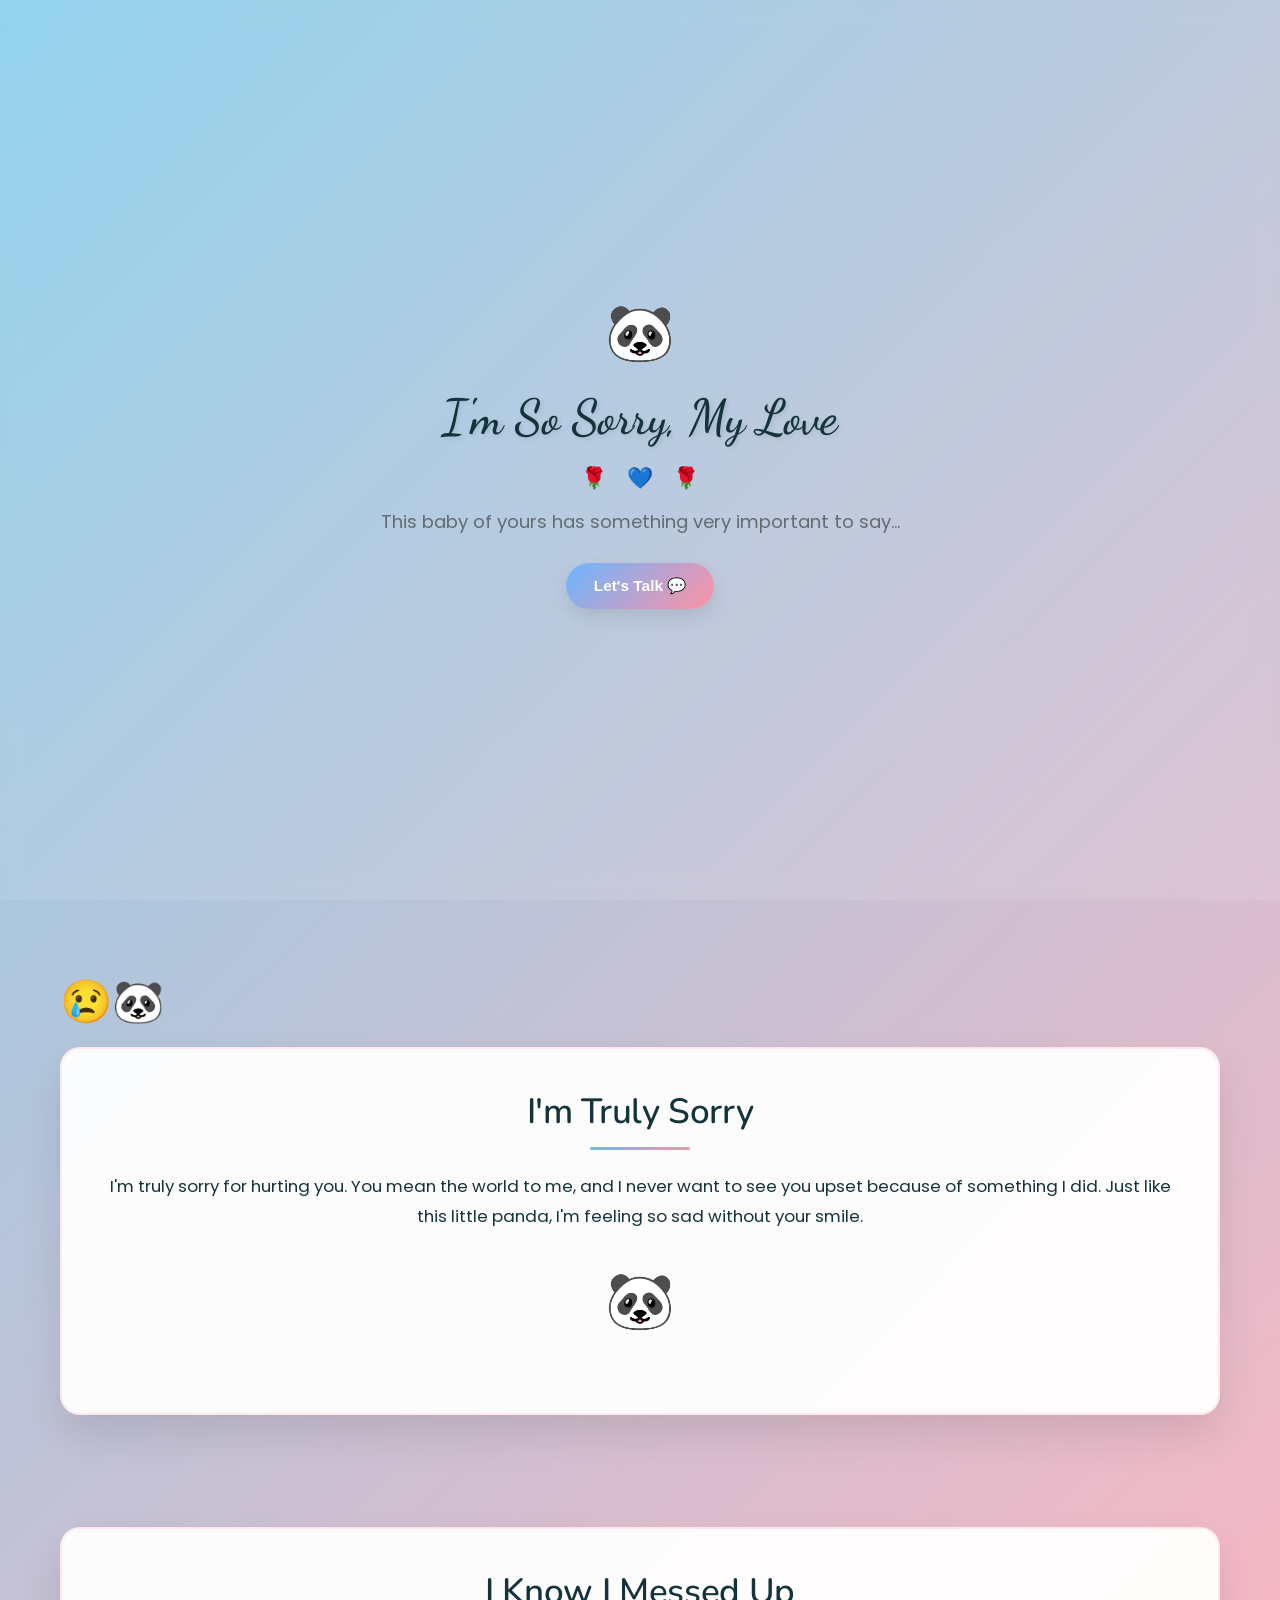
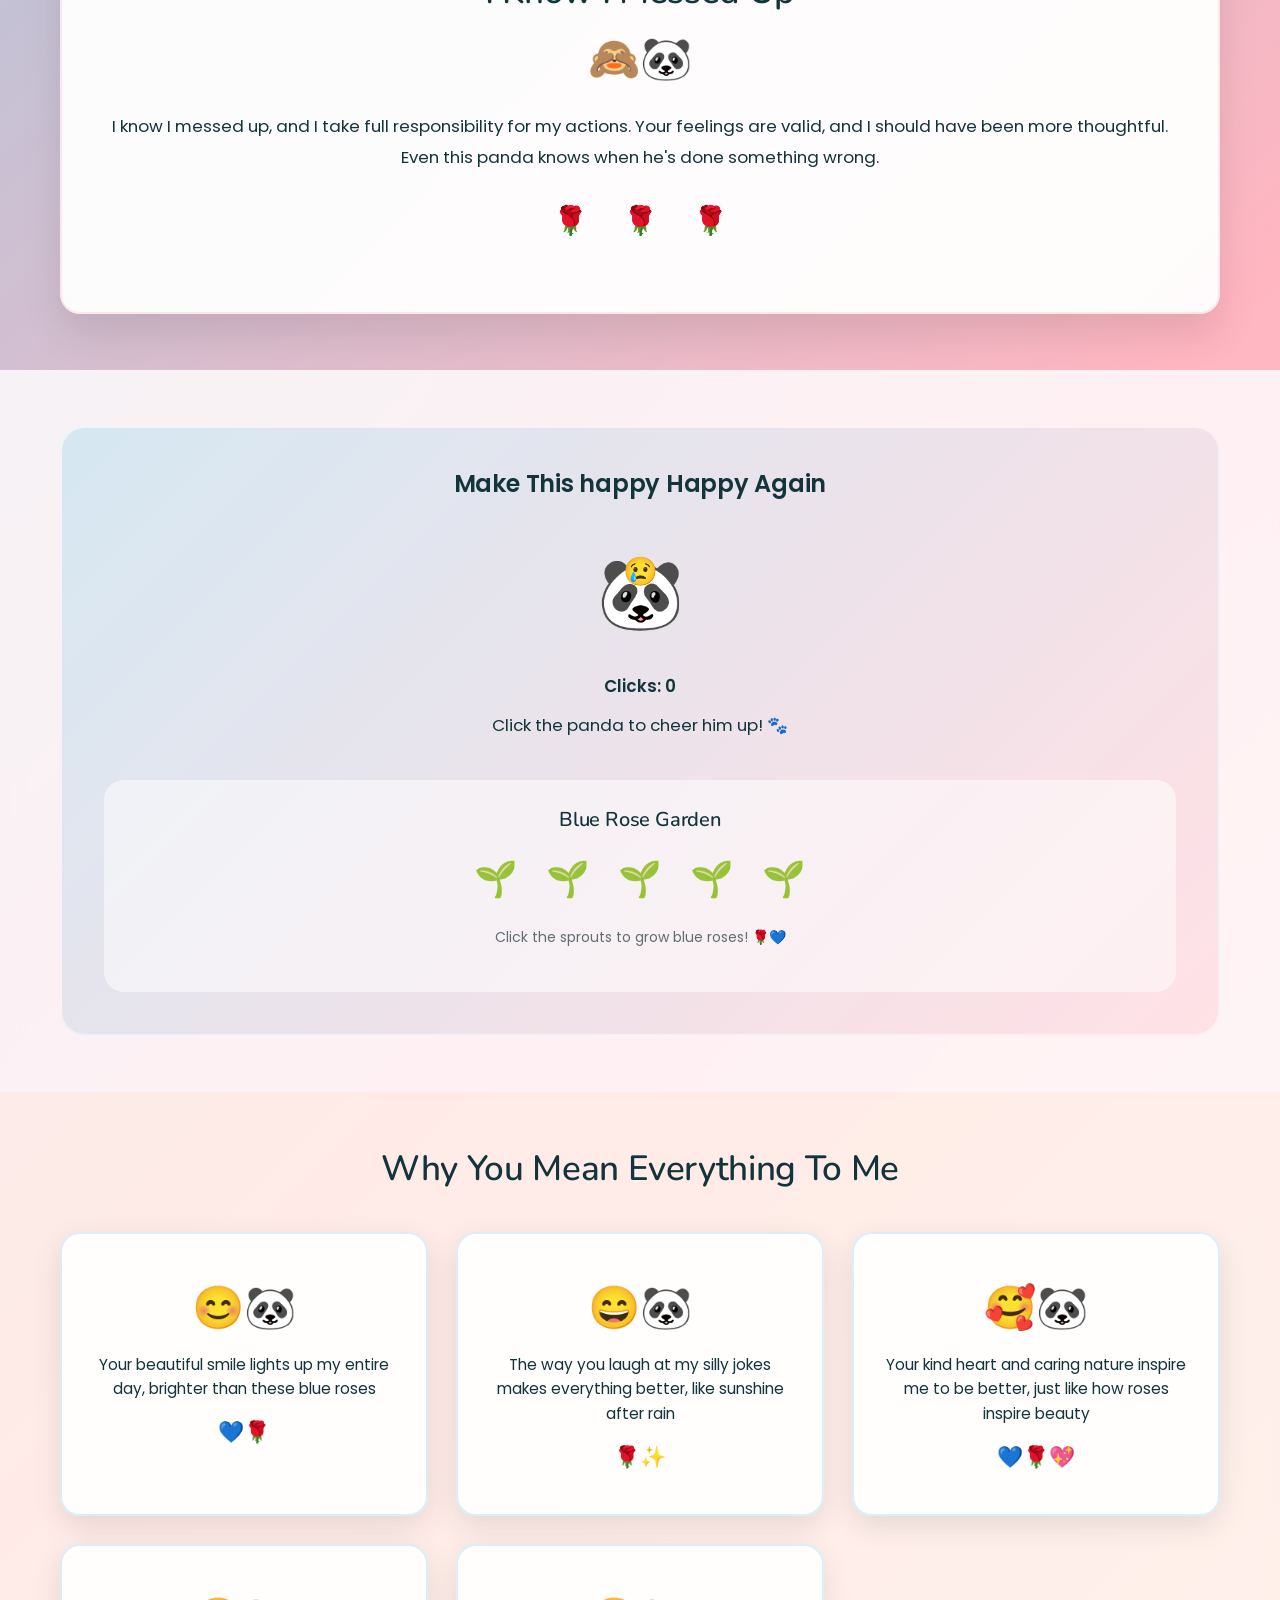
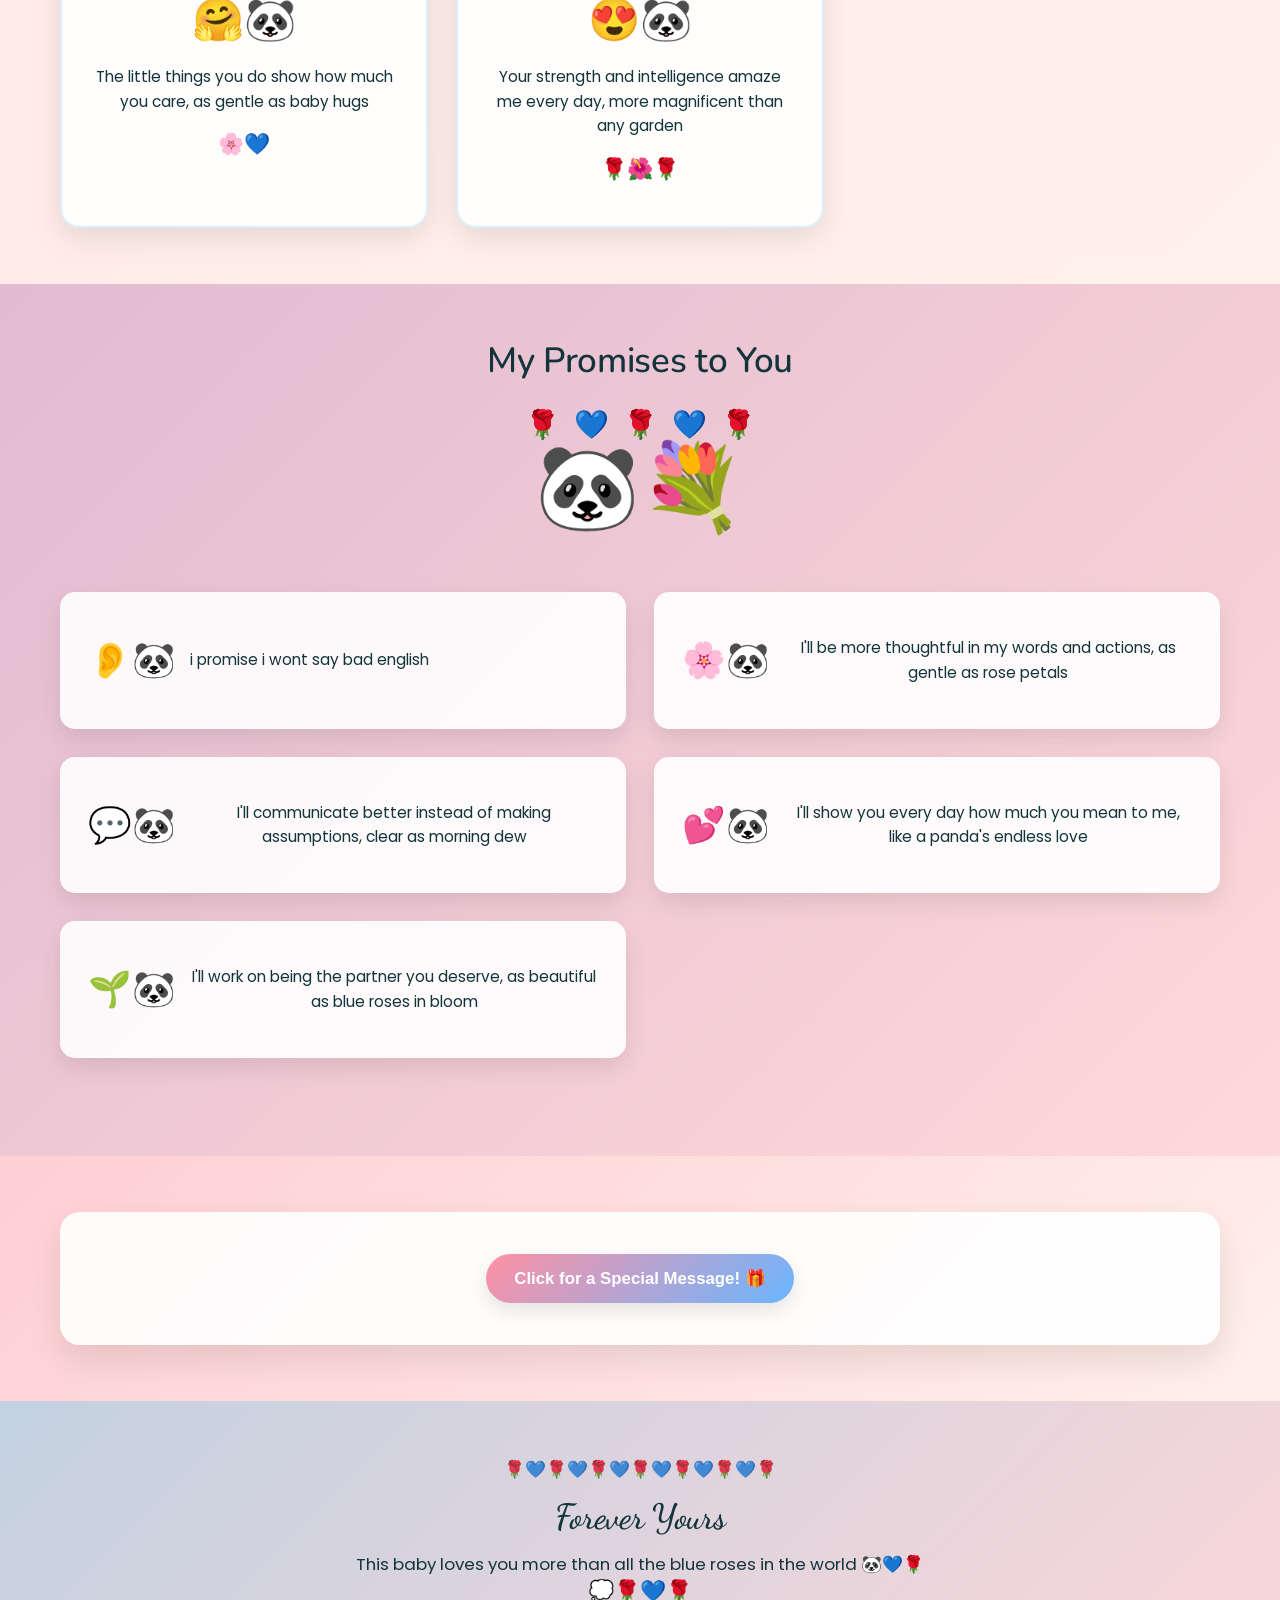
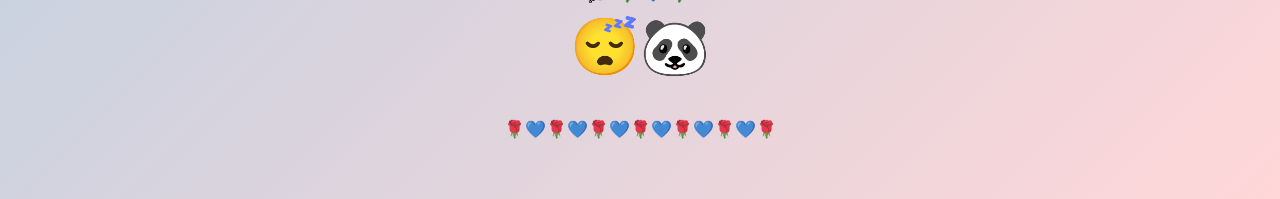
<file: index.html>
<!DOCTYPE html>
<html lang="en">
<head>
    <meta charset="UTF-8">
    <meta name="viewport" content="width=device-width, initial-scale=1.0">
    <title>I'm Sorry, My Love 💙🐼🌹</title>
    <link href="https://fonts.googleapis.com/css2?family=Poppins:wght@300;400;500;600;700&family=Nunito:wght@400;600;700&family=Dancing+Script:wght@400;600;700&display=swap" rel="stylesheet">
    <link rel="stylesheet" href="style.css">
</head>
<body>
    <!-- Floating Background Elements -->
    <div class="floating-elements">
        <div class="floating-heart">💖</div>
        <div class="floating-panda">🐼</div>
        <div class="floating-rose">🌹</div>
        <div class="floating-heart">💙</div>
        <div class="floating-star">✨</div>
        <div class="floating-cloud">☁️</div>
        <div class="floating-petal">🌸</div>
        <div class="floating-rose">💙</div>
    </div>

    <!-- Header Section -->
    <header class="hero-section">
        <div class="container">
            <div class="hero-content">
                <div class="panda-waving" id="welcomePanda">🐼</div>
                <h1 class="main-title">I'm So Sorry, My Love</h1>
                <div class="rose-decoration">
                    <span class="blue-rose">🌹</span>
                    <span class="blue-rose">💙</span>
                    <span class="blue-rose">🌹</span>
                </div>
                <p class="hero-subtitle">This baby of yours has something very important to say...</p>
                <button class="scroll-btn" onclick="smoothScrollTo('apology-section')">
                    Let's Talk 💬
                </button>
            </div>
        </div>
    </header>

    <!-- Main Apology Section -->
    <section id="apology-section" class="apology-section">
        <div class="container">
            <div class="section-content">
                <div class="panda-sad">😢🐼</div>
                <div class="content-card">
                    <h2>I'm Truly Sorry</h2>
                    <div class="rose-border"></div>
                    <p class="apology-text">I'm truly sorry for hurting you. You mean the world to me, and I never want to see you upset because of something I did. Just like this little panda, I'm feeling so sad without your smile.</p>
                    <div class="interactive-panda" id="sadPanda">
                        <div class="panda-character">🐼</div>
                        <div class="panda-thought">💭 Missing your smile...</div>
                    </div>
                </div>
            </div>
        </div>
    </section>

    <!-- Acknowledgment Section -->
    <section class="acknowledgment-section">
        <div class="container">
            <div class="section-content">
                <div class="content-card">
                    <h2>I Know I Messed Up</h2>
                    <div class="panda-covering-eyes">🙈🐼</div>
                    <p>I know I messed up, and I take full responsibility for my actions. Your feelings are valid, and I should have been more thoughtful. Even this panda knows when he's done something wrong.</p>
                    <div class="rose-accent">
                        <span class="clicking-rose" onclick="bloomRose(this)">🌹</span>
                        <span class="clicking-rose" onclick="bloomRose(this)">🌹</span>
                        <span class="clicking-rose" onclick="bloomRose(this)">🌹</span>
                    </div>
                </div>
            </div>
        </div>
    </section>

    <!-- Interactive Love Counter -->
    <section class="interactive-section">
        <div class="container">
            <div class="interactive-card">
                <h2>Make This happy Happy Again</h2>
                <div class="love-counter">
                    <div class="panda-interactive" id="interactivePanda" onclick="increaseLove()">
                        <div class="panda-face">🐼</div>
                        <div class="panda-expression" id="pandaExpression">😢</div>
                    </div>
                    <p class="counter-text">Clicks: <span id="loveCount">0</span></p>
                    <p class="panda-message" id="pandaMessage">Click the panda to cheer him up! 🐾</p>
                </div>
                <div class="rose-garden">
                    <h3>Blue Rose Garden</h3>
                    <div class="garden-container">
                        <div class="rose-plant" onclick="growRose(this)">🌱</div>
                        <div class="rose-plant" onclick="growRose(this)">🌱</div>
                        <div class="rose-plant" onclick="growRose(this)">🌱</div>
                        <div class="rose-plant" onclick="growRose(this)">🌱</div>
                        <div class="rose-plant" onclick="growRose(this)">🌱</div>
                    </div>
                    <p class="garden-message">Click the sprouts to grow blue roses! 🌹💙</p>
                </div>
            </div>
        </div>
    </section>

    <!-- Reasons Section -->
    <section class="reasons-section">
        <div class="container">
            <h2>Why You Mean Everything To Me</h2>
            <div class="reasons-grid">
                <div class="reason-card" data-index="0">
                    <div class="panda-happy">😊🐼</div>
                    <p>Your beautiful smile lights up my entire day, brighter than these blue roses</p>
                    <div class="rose-decoration">💙🌹</div>
                </div>
                <div class="reason-card" data-index="1">
                    <div class="panda-laughing">😄🐼</div>
                    <p>The way you laugh at my silly jokes makes everything better, like sunshine after rain</p>
                    <div class="rose-decoration">🌹✨</div>
                </div>
                <div class="reason-card" data-index="2">
                    <div class="panda-heart">🥰🐼</div>
                    <p>Your kind heart and caring nature inspire me to be better, just like how roses inspire beauty</p>
                    <div class="rose-decoration">💙🌹💖</div>
                </div>
                <div class="reason-card" data-index="3">
                    <div class="panda-hugging">🤗🐼</div>
                    <p>The little things you do show how much you care, as gentle as baby hugs</p>
                    <div class="rose-decoration">🌸💙</div>
                </div>
                <div class="reason-card" data-index="4">
                    <div class="panda-amazed">😍🐼</div>
                    <p>Your strength and intelligence amaze me every day, more magnificent than any garden</p>
                    <div class="rose-decoration">🌹🌺🌹</div>
                </div>
            </div>
        </div>
    </section>

    <!-- Promises Section -->
    <section class="promises-section">
        <div class="container">
            <div class="promise-content">
                <h2>My Promises to You</h2>
                <div class="large-panda-scene">
                    <div class="panda-giving-roses">🐼💐</div>
                    <div class="floating-roses">
                        <span>🌹</span>
                        <span>💙</span>
                        <span>🌹</span>
                        <span>💙</span>
                        <span>🌹</span>
                    </div>
                </div>
                <div class="promises-list">
                    <div class="promise-item">
                        <div class="panda-listening">👂🐼</div>
                        <p>i promise i wont say bad english</p>
                    </div>
                    <div class="promise-item">
                        <div class="panda-gentle">🌸🐼</div>
                        <p>I'll be more thoughtful in my words and actions, as gentle as rose petals</p>
                    </div>
                    <div class="promise-item">
                        <div class="panda-talking">💬🐼</div>
                        <p>I'll communicate better instead of making assumptions, clear as morning dew</p>
                    </div>
                    <div class="promise-item">
                        <div class="panda-love">💕🐼</div>
                        <p>I'll show you every day how much you mean to me, like a panda's endless love</p>
                    </div>
                    <div class="promise-item">
                        <div class="panda-growing">🌱🐼</div>
                        <p>I'll work on being the partner you deserve, as beautiful as blue roses in bloom</p>
                    </div>
                </div>
            </div>
        </div>
    </section>

    <!-- Surprise Messages -->
    <section class="surprise-section">
        <div class="container">
            <div class="surprise-card">
                <button class="surprise-btn" onclick="showSurpriseMessage()">
                    Click for a Special Message! 🎁
                </button>
                <div class="surprise-message hidden" id="surpriseMessage">
                    <div class="panda-surprise">🥰🐼</div>
                    <p id="surpriseText"></p>
                    <div class="sparkle-animation">✨💫✨</div>
                </div>
            </div>
        </div>
    </section>

    <!-- Footer -->
    <footer class="footer-section">
        <div class="container">
            <div class="footer-content">
                <div class="rose-border-footer">
                    🌹💙🌹💙🌹💙🌹💙🌹💙🌹💙🌹
                </div>
                <h3>Forever Yours</h3>
                <p>This baby loves you more than all the blue roses in the world 🐼💙🌹</p>
                <div class="final-panda-scene">
                    <div class="panda-sleeping">😴🐼</div>
                    <div class="dreaming-roses">💭🌹💙🌹</div>
                </div>
                <div class="rose-border-footer">
                    🌹💙🌹💙🌹💙🌹💙🌹💙🌹💙🌹
                </div>
            </div>
        </div>
    </footer>

    <script src="app.js"></script>
</body>
</html>
</file>
<file: style.css>
:root {
  /* Primitive Color Tokens */
  --color-white: rgba(255, 255, 255, 1);
  --color-black: rgba(0, 0, 0, 1);
  --color-cream-50: rgba(252, 252, 249, 1);
  --color-cream-100: rgba(255, 255, 253, 1);
  --color-gray-200: rgb(214, 209, 209);
  --color-gray-300: rgba(167, 169, 169, 1);
  --color-gray-400: rgba(119, 124, 124, 1);
  --color-slate-500: rgba(98, 108, 113, 1);
  --color-brown-600: rgba(94, 82, 64, 1);
  --color-charcoal-700: rgba(31, 33, 33, 1);
  --color-charcoal-800: rgba(38, 40, 40, 1);
  --color-slate-900: rgba(19, 52, 59, 1);
  --color-teal-300: rgba(50, 184, 198, 1);
  --color-teal-400: rgba(45, 166, 178, 1);
  --color-teal-500: rgba(33, 128, 141, 1);
  --color-teal-600: rgba(29, 116, 128, 1);
  --color-teal-700: rgba(26, 104, 115, 1);
  --color-teal-800: rgba(41, 150, 161, 1);
  --color-red-400: rgba(255, 84, 89, 1);
  --color-red-500: rgba(192, 21, 47, 1);
  --color-orange-400: rgba(230, 129, 97, 1);
  --color-orange-500: rgba(168, 75, 47, 1);

  /* RGB versions for opacity control */
  --color-brown-600-rgb: 94, 82, 64;
  --color-teal-500-rgb: 33, 128, 141;
  --color-slate-900-rgb: 19, 52, 59;
  --color-slate-500-rgb: 98, 108, 113;
  --color-red-500-rgb: 192, 21, 47;
  --color-red-400-rgb: 255, 84, 89;
  --color-orange-500-rgb: 168, 75, 47;
  --color-orange-400-rgb: 230, 129, 97;

  /* Background color tokens (Light Mode) */
  --color-bg-1: rgba(59, 130, 246, 0.08); /* Light blue */
  --color-bg-2: rgba(245, 158, 11, 0.08); /* Light yellow */
  --color-bg-3: rgba(34, 197, 94, 0.08); /* Light green */
  --color-bg-4: rgba(239, 68, 68, 0.08); /* Light red */
  --color-bg-5: rgba(147, 51, 234, 0.08); /* Light purple */
  --color-bg-6: rgba(249, 115, 22, 0.08); /* Light orange */
  --color-bg-7: rgba(236, 72, 153, 0.08); /* Light pink */
  --color-bg-8: rgba(6, 182, 212, 0.08); /* Light cyan */

  /* Semantic Color Tokens (Light Mode) */
  --color-background: var(--color-cream-50);
  --color-surface: var(--color-cream-100);
  --color-text: var(--color-slate-900);
  --color-text-secondary: var(--color-slate-500);
  --color-primary: var(--color-teal-500);
  --color-primary-hover: var(--color-teal-600);
  --color-primary-active: var(--color-teal-700);
  --color-secondary: rgba(var(--color-brown-600-rgb), 0.12);
  --color-secondary-hover: rgba(var(--color-brown-600-rgb), 0.2);
  --color-secondary-active: rgba(var(--color-brown-600-rgb), 0.25);
  --color-border: rgba(var(--color-brown-600-rgb), 0.2);
  --color-btn-primary-text: var(--color-cream-50);
  --color-card-border: rgba(var(--color-brown-600-rgb), 0.12);
  --color-card-border-inner: rgba(var(--color-brown-600-rgb), 0.12);
  --color-error: var(--color-red-500);
  --color-success: var(--color-teal-500);
  --color-warning: var(--color-orange-500);
  --color-info: var(--color-slate-500);
  --color-focus-ring: rgba(var(--color-teal-500-rgb), 0.4);
  --color-select-caret: rgba(var(--color-slate-900-rgb), 0.8);

  /* Common style patterns */
  --focus-ring: 0 0 0 3px var(--color-focus-ring);
  --focus-outline: 2px solid var(--color-primary);
  --status-bg-opacity: 0.15;
  --status-border-opacity: 0.25;
  --select-caret-light: url("data:image/svg+xml,%3Csvg xmlns='http://www.w3.org/2000/svg' width='16' height='16' viewBox='0 0 24 24' fill='none' stroke='%23134252' stroke-width='2' stroke-linecap='round' stroke-linejoin='round'%3E%3Cpolyline points='6 9 12 15 18 9'%3E%3C/polyline%3E%3C/svg%3E");
  --select-caret-dark: url("data:image/svg+xml,%3Csvg xmlns='http://www.w3.org/2000/svg' width='16' height='16' viewBox='0 0 24 24' fill='none' stroke='%23f5f5f5' stroke-width='2' stroke-linecap='round' stroke-linejoin='round'%3E%3Cpolyline points='6 9 12 15 18 9'%3E%3C/polyline%3E%3C/svg%3E");

  /* RGB versions for opacity control */
  --color-success-rgb: 33, 128, 141;
  --color-error-rgb: 192, 21, 47;
  --color-warning-rgb: 168, 75, 47;
  --color-info-rgb: 98, 108, 113;

  /* Typography */
  --font-family-base: "FKGroteskNeue", "Geist", "Inter", -apple-system,
    BlinkMacSystemFont, "Segoe UI", Roboto, sans-serif;
  --font-family-mono: "Berkeley Mono", ui-monospace, SFMono-Regular, Menlo,
    Monaco, Consolas, monospace;
  --font-size-xs: 11px;
  --font-size-sm: 12px;
  --font-size-base: 14px;
  --font-size-md: 14px;
  --font-size-lg: 16px;
  --font-size-xl: 18px;
  --font-size-2xl: 20px;
  --font-size-3xl: 24px;
  --font-size-4xl: 30px;
  --font-weight-normal: 400;
  --font-weight-medium: 500;
  --font-weight-semibold: 550;
  --font-weight-bold: 600;
  --line-height-tight: 1.2;
  --line-height-normal: 1.5;
  --letter-spacing-tight: -0.01em;

  /* Spacing */
  --space-0: 0;
  --space-1: 1px;
  --space-2: 2px;
  --space-4: 4px;
  --space-6: 6px;
  --space-8: 8px;
  --space-10: 10px;
  --space-12: 12px;
  --space-16: 16px;
  --space-20: 20px;
  --space-24: 24px;
  --space-32: 32px;

  /* Border Radius */
  --radius-sm: 6px;
  --radius-base: 8px;
  --radius-md: 10px;
  --radius-lg: 12px;
  --radius-full: 9999px;

  /* Shadows */
  --shadow-xs: 0 1px 2px rgba(0, 0, 0, 0.02);
  --shadow-sm: 0 1px 3px rgba(0, 0, 0, 0.04), 0 1px 2px rgba(0, 0, 0, 0.02);
  --shadow-md: 0 4px 6px -1px rgba(0, 0, 0, 0.04),
    0 2px 4px -1px rgba(0, 0, 0, 0.02);
  --shadow-lg: 0 10px 15px -3px rgba(0, 0, 0, 0.04),
    0 4px 6px -2px rgba(0, 0, 0, 0.02);
  --shadow-inset-sm: inset 0 1px 0 rgba(255, 255, 255, 0.15),
    inset 0 -1px 0 rgba(0, 0, 0, 0.03);

  /* Animation */
  --duration-fast: 150ms;
  --duration-normal: 250ms;
  --ease-standard: cubic-bezier(0.16, 1, 0.3, 1);

  /* Layout */
  --container-sm: 640px;
  --container-md: 768px;
  --container-lg: 1024px;
  --container-xl: 1280px;
}

/* Dark mode colors */
@media (prefers-color-scheme: dark) {
  :root {
    /* RGB versions for opacity control (Dark Mode) */
    --color-gray-400-rgb: 119, 124, 124;
    --color-teal-300-rgb: 50, 184, 198;
    --color-gray-300-rgb: 167, 169, 169;
    --color-gray-200-rgb: 245, 245, 245;

    /* Background color tokens (Dark Mode) */
    --color-bg-1: rgba(29, 78, 216, 0.15); /* Dark blue */
    --color-bg-2: rgba(180, 83, 9, 0.15); /* Dark yellow */
    --color-bg-3: rgba(21, 128, 61, 0.15); /* Dark green */
    --color-bg-4: rgba(185, 28, 28, 0.15); /* Dark red */
    --color-bg-5: rgba(107, 33, 168, 0.15); /* Dark purple */
    --color-bg-6: rgba(194, 65, 12, 0.15); /* Dark orange */
    --color-bg-7: rgba(190, 24, 93, 0.15); /* Dark pink */
    --color-bg-8: rgba(8, 145, 178, 0.15); /* Dark cyan */
    
    /* Semantic Color Tokens (Dark Mode) */
    --color-background: var(--color-charcoal-700);
    --color-surface: var(--color-charcoal-800);
    --color-text: var(--color-gray-200);
    --color-text-secondary: rgba(var(--color-gray-300-rgb), 0.7);
    --color-primary: var(--color-teal-300);
    --color-primary-hover: var(--color-teal-400);
    --color-primary-active: var(--color-teal-800);
    --color-secondary: rgba(var(--color-gray-400-rgb), 0.15);
    --color-secondary-hover: rgba(var(--color-gray-400-rgb), 0.25);
    --color-secondary-active: rgba(var(--color-gray-400-rgb), 0.3);
    --color-border: rgba(var(--color-gray-400-rgb), 0.3);
    --color-error: var(--color-red-400);
    --color-success: var(--color-teal-300);
    --color-warning: var(--color-orange-400);
    --color-info: var(--color-gray-300);
    --color-focus-ring: rgba(var(--color-teal-300-rgb), 0.4);
    --color-btn-primary-text: var(--color-slate-900);
    --color-card-border: rgba(var(--color-gray-400-rgb), 0.2);
    --color-card-border-inner: rgba(var(--color-gray-400-rgb), 0.15);
    --shadow-inset-sm: inset 0 1px 0 rgba(255, 255, 255, 0.1),
      inset 0 -1px 0 rgba(0, 0, 0, 0.15);
    --button-border-secondary: rgba(var(--color-gray-400-rgb), 0.2);
    --color-border-secondary: rgba(var(--color-gray-400-rgb), 0.2);
    --color-select-caret: rgba(var(--color-gray-200-rgb), 0.8);

    /* Common style patterns - updated for dark mode */
    --focus-ring: 0 0 0 3px var(--color-focus-ring);
    --focus-outline: 2px solid var(--color-primary);
    --status-bg-opacity: 0.15;
    --status-border-opacity: 0.25;
    --select-caret-light: url("data:image/svg+xml,%3Csvg xmlns='http://www.w3.org/2000/svg' width='16' height='16' viewBox='0 0 24 24' fill='none' stroke='%23134252' stroke-width='2' stroke-linecap='round' stroke-linejoin='round'%3E%3Cpolyline points='6 9 12 15 18 9'%3E%3C/polyline%3E%3C/svg%3E");
    --select-caret-dark: url("data:image/svg+xml,%3Csvg xmlns='http://www.w3.org/2000/svg' width='16' height='16' viewBox='0 0 24 24' fill='none' stroke='%23f5f5f5' stroke-width='2' stroke-linecap='round' stroke-linejoin='round'%3E%3Cpolyline points='6 9 12 15 18 9'%3E%3C/polyline%3E%3C/svg%3E");

    /* RGB versions for dark mode */
    --color-success-rgb: var(--color-teal-300-rgb);
    --color-error-rgb: var(--color-red-400-rgb);
    --color-warning-rgb: var(--color-orange-400-rgb);
    --color-info-rgb: var(--color-gray-300-rgb);
  }
}

/* Data attribute for manual theme switching */
[data-color-scheme="dark"] {
  /* RGB versions for opacity control (dark mode) */
  --color-gray-400-rgb: 119, 124, 124;
  --color-teal-300-rgb: 50, 184, 198;
  --color-gray-300-rgb: 167, 169, 169;
  --color-gray-200-rgb: 245, 245, 245;

  /* Colorful background palette - Dark Mode */
  --color-bg-1: rgba(29, 78, 216, 0.15); /* Dark blue */
  --color-bg-2: rgba(180, 83, 9, 0.15); /* Dark yellow */
  --color-bg-3: rgba(21, 128, 61, 0.15); /* Dark green */
  --color-bg-4: rgba(185, 28, 28, 0.15); /* Dark red */
  --color-bg-5: rgba(107, 33, 168, 0.15); /* Dark purple */
  --color-bg-6: rgba(194, 65, 12, 0.15); /* Dark orange */
  --color-bg-7: rgba(190, 24, 93, 0.15); /* Dark pink */
  --color-bg-8: rgba(8, 145, 178, 0.15); /* Dark cyan */
  
  /* Semantic Color Tokens (Dark Mode) */
  --color-background: var(--color-charcoal-700);
  --color-surface: var(--color-charcoal-800);
  --color-text: var(--color-gray-200);
  --color-text-secondary: rgba(var(--color-gray-300-rgb), 0.7);
  --color-primary: var(--color-teal-300);
  --color-primary-hover: var(--color-teal-400);
  --color-primary-active: var(--color-teal-800);
  --color-secondary: rgba(var(--color-gray-400-rgb), 0.15);
  --color-secondary-hover: rgba(var(--color-gray-400-rgb), 0.25);
  --color-secondary-active: rgba(var(--color-gray-400-rgb), 0.3);
  --color-border: rgba(var(--color-gray-400-rgb), 0.3);
  --color-error: var(--color-red-400);
  --color-success: var(--color-teal-300);
  --color-warning: var(--color-orange-400);
  --color-info: var(--color-gray-300);
  --color-focus-ring: rgba(var(--color-teal-300-rgb), 0.4);
  --color-btn-primary-text: var(--color-slate-900);
  --color-card-border: rgba(var(--color-gray-400-rgb), 0.15);
  --color-card-border-inner: rgba(var(--color-gray-400-rgb), 0.15);
  --shadow-inset-sm: inset 0 1px 0 rgba(255, 255, 255, 0.1),
    inset 0 -1px 0 rgba(0, 0, 0, 0.15);
  --color-border-secondary: rgba(var(--color-gray-400-rgb), 0.2);
  --color-select-caret: rgba(var(--color-gray-200-rgb), 0.8);

  /* Common style patterns - updated for dark mode */
  --focus-ring: 0 0 0 3px var(--color-focus-ring);
  --focus-outline: 2px solid var(--color-primary);
  --status-bg-opacity: 0.15;
  --status-border-opacity: 0.25;
  --select-caret-light: url("data:image/svg+xml,%3Csvg xmlns='http://www.w3.org/2000/svg' width='16' height='16' viewBox='0 0 24 24' fill='none' stroke='%23134252' stroke-width='2' stroke-linecap='round' stroke-linejoin='round'%3E%3Cpolyline points='6 9 12 15 18 9'%3E%3C/polyline%3E%3C/svg%3E");
  --select-caret-dark: url("data:image/svg+xml,%3Csvg xmlns='http://www.w3.org/2000/svg' width='16' height='16' viewBox='0 0 24 24' fill='none' stroke='%23f5f5f5' stroke-width='2' stroke-linecap='round' stroke-linejoin='round'%3E%3Cpolyline points='6 9 12 15 18 9'%3E%3C/polyline%3E%3C/svg%3E");

  /* RGB versions for dark mode */
  --color-success-rgb: var(--color-teal-300-rgb);
  --color-error-rgb: var(--color-red-400-rgb);
  --color-warning-rgb: var(--color-orange-400-rgb);
  --color-info-rgb: var(--color-gray-300-rgb);
}

[data-color-scheme="light"] {
  /* RGB versions for opacity control (light mode) */
  --color-brown-600-rgb: 94, 82, 64;
  --color-teal-500-rgb: 33, 128, 141;
  --color-slate-900-rgb: 19, 52, 59;
  
  /* Semantic Color Tokens (Light Mode) */
  --color-background: var(--color-cream-50);
  --color-surface: var(--color-cream-100);
  --color-text: var(--color-slate-900);
  --color-text-secondary: var(--color-slate-500);
  --color-primary: var(--color-teal-500);
  --color-primary-hover: var(--color-teal-600);
  --color-primary-active: var(--color-teal-700);
  --color-secondary: rgba(var(--color-brown-600-rgb), 0.12);
  --color-secondary-hover: rgba(var(--color-brown-600-rgb), 0.2);
  --color-secondary-active: rgba(var(--color-brown-600-rgb), 0.25);
  --color-border: rgba(var(--color-brown-600-rgb), 0.2);
  --color-btn-primary-text: var(--color-cream-50);
  --color-card-border: rgba(var(--color-brown-600-rgb), 0.12);
  --color-card-border-inner: rgba(var(--color-brown-600-rgb), 0.12);
  --color-error: var(--color-red-500);
  --color-success: var(--color-teal-500);
  --color-warning: var(--color-orange-500);
  --color-info: var(--color-slate-500);
  --color-focus-ring: rgba(var(--color-teal-500-rgb), 0.4);

  /* RGB versions for light mode */
  --color-success-rgb: var(--color-teal-500-rgb);
  --color-error-rgb: var(--color-red-500-rgb);
  --color-warning-rgb: var(--color-orange-500-rgb);
  --color-info-rgb: var(--color-slate-500-rgb);
}

/* Base styles */
html {
  font-size: var(--font-size-base);
  font-family: var(--font-family-base);
  line-height: var(--line-height-normal);
  color: var(--color-text);
  background-color: var(--color-background);
  -webkit-font-smoothing: antialiased;
  box-sizing: border-box;
}

body {
  margin: 0;
  padding: 0;
}

*,
*::before,
*::after {
  box-sizing: inherit;
}

/* Typography */
h1,
h2,
h3,
h4,
h5,
h6 {
  margin: 0;
  font-weight: var(--font-weight-semibold);
  line-height: var(--line-height-tight);
  color: var(--color-text);
  letter-spacing: var(--letter-spacing-tight);
}

h1 {
  font-size: var(--font-size-4xl);
}
h2 {
  font-size: var(--font-size-3xl);
}
h3 {
  font-size: var(--font-size-2xl);
}
h4 {
  font-size: var(--font-size-xl);
}
h5 {
  font-size: var(--font-size-lg);
}
h6 {
  font-size: var(--font-size-md);
}

p {
  margin: 0 0 var(--space-16) 0;
}

a {
  color: var(--color-primary);
  text-decoration: none;
  transition: color var(--duration-fast) var(--ease-standard);
}

a:hover {
  color: var(--color-primary-hover);
}

code,
pre {
  font-family: var(--font-family-mono);
  font-size: calc(var(--font-size-base) * 0.95);
  background-color: var(--color-secondary);
  border-radius: var(--radius-sm);
}

code {
  padding: var(--space-1) var(--space-4);
}

pre {
  padding: var(--space-16);
  margin: var(--space-16) 0;
  overflow: auto;
  border: 1px solid var(--color-border);
}

pre code {
  background: none;
  padding: 0;
}

/* Buttons */
.btn {
  display: inline-flex;
  align-items: center;
  justify-content: center;
  padding: var(--space-8) var(--space-16);
  border-radius: var(--radius-base);
  font-size: var(--font-size-base);
  font-weight: 500;
  line-height: 1.5;
  cursor: pointer;
  transition: all var(--duration-normal) var(--ease-standard);
  border: none;
  text-decoration: none;
  position: relative;
}

.btn:focus-visible {
  outline: none;
  box-shadow: var(--focus-ring);
}

.btn--primary {
  background: var(--color-primary);
  color: var(--color-btn-primary-text);
}

.btn--primary:hover {
  background: var(--color-primary-hover);
}

.btn--primary:active {
  background: var(--color-primary-active);
}

.btn--secondary {
  background: var(--color-secondary);
  color: var(--color-text);
}

.btn--secondary:hover {
  background: var(--color-secondary-hover);
}

.btn--secondary:active {
  background: var(--color-secondary-active);
}

.btn--outline {
  background: transparent;
  border: 1px solid var(--color-border);
  color: var(--color-text);
}

.btn--outline:hover {
  background: var(--color-secondary);
}

.btn--sm {
  padding: var(--space-4) var(--space-12);
  font-size: var(--font-size-sm);
  border-radius: var(--radius-sm);
}

.btn--lg {
  padding: var(--space-10) var(--space-20);
  font-size: var(--font-size-lg);
  border-radius: var(--radius-md);
}

.btn--full-width {
  width: 100%;
}

.btn:disabled {
  opacity: 0.5;
  cursor: not-allowed;
}

/* Form elements */
.form-control {
  display: block;
  width: 100%;
  padding: var(--space-8) var(--space-12);
  font-size: var(--font-size-md);
  line-height: 1.5;
  color: var(--color-text);
  background-color: var(--color-surface);
  border: 1px solid var(--color-border);
  border-radius: var(--radius-base);
  transition: border-color var(--duration-fast) var(--ease-standard),
    box-shadow var(--duration-fast) var(--ease-standard);
}

textarea.form-control {
  font-family: var(--font-family-base);
  font-size: var(--font-size-base);
}

select.form-control {
  padding: var(--space-8) var(--space-12);
  -webkit-appearance: none;
  -moz-appearance: none;
  appearance: none;
  background-image: var(--select-caret-light);
  background-repeat: no-repeat;
  background-position: right var(--space-12) center;
  background-size: 16px;
  padding-right: var(--space-32);
}

/* Add a dark mode specific caret */
@media (prefers-color-scheme: dark) {
  select.form-control {
    background-image: var(--select-caret-dark);
  }
}

/* Also handle data-color-scheme */
[data-color-scheme="dark"] select.form-control {
  background-image: var(--select-caret-dark);
}

[data-color-scheme="light"] select.form-control {
  background-image: var(--select-caret-light);
}

.form-control:focus {
  border-color: var(--color-primary);
  outline: var(--focus-outline);
}

.form-label {
  display: block;
  margin-bottom: var(--space-8);
  font-weight: var(--font-weight-medium);
  font-size: var(--font-size-sm);
}

.form-group {
  margin-bottom: var(--space-16);
}

/* Card component */
.card {
  background-color: var(--color-surface);
  border-radius: var(--radius-lg);
  border: 1px solid var(--color-card-border);
  box-shadow: var(--shadow-sm);
  overflow: hidden;
  transition: box-shadow var(--duration-normal) var(--ease-standard);
}

.card:hover {
  box-shadow: var(--shadow-md);
}

.card__body {
  padding: var(--space-16);
}

.card__header,
.card__footer {
  padding: var(--space-16);
  border-bottom: 1px solid var(--color-card-border-inner);
}

/* Status indicators - simplified with CSS variables */
.status {
  display: inline-flex;
  align-items: center;
  padding: var(--space-6) var(--space-12);
  border-radius: var(--radius-full);
  font-weight: var(--font-weight-medium);
  font-size: var(--font-size-sm);
}

.status--success {
  background-color: rgba(
    var(--color-success-rgb, 33, 128, 141),
    var(--status-bg-opacity)
  );
  color: var(--color-success);
  border: 1px solid
    rgba(var(--color-success-rgb, 33, 128, 141), var(--status-border-opacity));
}

.status--error {
  background-color: rgba(
    var(--color-error-rgb, 192, 21, 47),
    var(--status-bg-opacity)
  );
  color: var(--color-error);
  border: 1px solid
    rgba(var(--color-error-rgb, 192, 21, 47), var(--status-border-opacity));
}

.status--warning {
  background-color: rgba(
    var(--color-warning-rgb, 168, 75, 47),
    var(--status-bg-opacity)
  );
  color: var(--color-warning);
  border: 1px solid
    rgba(var(--color-warning-rgb, 168, 75, 47), var(--status-border-opacity));
}

.status--info {
  background-color: rgba(
    var(--color-info-rgb, 98, 108, 113),
    var(--status-bg-opacity)
  );
  color: var(--color-info);
  border: 1px solid
    rgba(var(--color-info-rgb, 98, 108, 113), var(--status-border-opacity));
}

/* Container layout */
.container {
  width: 100%;
  margin-right: auto;
  margin-left: auto;
  padding-right: var(--space-16);
  padding-left: var(--space-16);
}

@media (min-width: 640px) {
  .container {
    max-width: var(--container-sm);
  }
}
@media (min-width: 768px) {
  .container {
    max-width: var(--container-md);
  }
}
@media (min-width: 1024px) {
  .container {
    max-width: var(--container-lg);
  }
}
@media (min-width: 1280px) {
  .container {
    max-width: var(--container-xl);
  }
}

/* Utility classes */
.flex {
  display: flex;
}
.flex-col {
  flex-direction: column;
}
.items-center {
  align-items: center;
}
.justify-center {
  justify-content: center;
}
.justify-between {
  justify-content: space-between;
}
.gap-4 {
  gap: var(--space-4);
}
.gap-8 {
  gap: var(--space-8);
}
.gap-16 {
  gap: var(--space-16);
}

.m-0 {
  margin: 0;
}
.mt-8 {
  margin-top: var(--space-8);
}
.mb-8 {
  margin-bottom: var(--space-8);
}
.mx-8 {
  margin-left: var(--space-8);
  margin-right: var(--space-8);
}
.my-8 {
  margin-top: var(--space-8);
  margin-bottom: var(--space-8);
}

.p-0 {
  padding: 0;
}
.py-8 {
  padding-top: var(--space-8);
  padding-bottom: var(--space-8);
}
.px-8 {
  padding-left: var(--space-8);
  padding-right: var(--space-8);
}
.py-16 {
  padding-top: var(--space-16);
  padding-bottom: var(--space-16);
}
.px-16 {
  padding-left: var(--space-16);
  padding-right: var(--space-16);
}

.block {
  display: block;
}
.hidden {
  display: none;
}

/* Accessibility */
.sr-only {
  position: absolute;
  width: 1px;
  height: 1px;
  padding: 0;
  margin: -1px;
  overflow: hidden;
  clip: rect(0, 0, 0, 0);
  white-space: nowrap;
  border-width: 0;
}

:focus-visible {
  outline: var(--focus-outline);
  outline-offset: 2px;
}

/* Dark mode specifics */
[data-color-scheme="dark"] .btn--outline {
  border: 1px solid var(--color-border-secondary);
}

@font-face {
  font-family: 'FKGroteskNeue';
  src: url('https://r2cdn.perplexity.ai/fonts/FKGroteskNeue.woff2')
    format('woff2');
}

/* END PERPLEXITY DESIGN SYSTEM */
/* Reset and base styles */
* {
    margin: 0;
    padding: 0;
    box-sizing: border-box;
}

body {
    font-family: 'Poppins', sans-serif;
    background: linear-gradient(135deg, #87CEEB 0%, #FFB6C1 50%, #FFF8F0 100%);
    min-height: 100vh;
    overflow-x: hidden;
    position: relative;
}

.container {
    max-width: 1200px;
    margin: 0 auto;
    padding: 0 20px;
}

/* Floating Background Elements */
.floating-elements {
    position: fixed;
    top: 0;
    left: 0;
    width: 100%;
    height: 100%;
    pointer-events: none;
    z-index: -1;
}

.floating-elements > div {
    position: absolute;
    font-size: 1.5rem;
    opacity: 0.6;
    animation: float 6s ease-in-out infinite;
}

.floating-heart:nth-child(1) { top: 20%; left: 10%; animation-delay: 0s; }
.floating-panda:nth-child(2) { top: 30%; right: 15%; animation-delay: 1s; }
.floating-rose:nth-child(3) { top: 50%; left: 20%; animation-delay: 2s; }
.floating-heart:nth-child(4) { top: 70%; right: 25%; animation-delay: 3s; }
.floating-star:nth-child(5) { top: 15%; right: 30%; animation-delay: 4s; }
.floating-cloud:nth-child(6) { top: 80%; left: 30%; animation-delay: 5s; }
.floating-petal:nth-child(7) { top: 40%; right: 10%; animation-delay: 2.5s; }
.floating-rose:nth-child(8) { top: 60%; left: 5%; animation-delay: 1.5s; }

@keyframes float {
    0%, 100% { transform: translateY(0px) rotate(0deg); }
    33% { transform: translateY(-20px) rotate(5deg); }
    66% { transform: translateY(10px) rotate(-3deg); }
}

/* Hero Section */
.hero-section {
    min-height: 100vh;
    display: flex;
    align-items: center;
    justify-content: center;
    text-align: center;
    position: relative;
    background: rgba(255, 255, 255, 0.1);
    backdrop-filter: blur(10px);
}

.hero-content {
    animation: fadeInUp 1s ease-out;
}

.panda-waving {
    font-size: 4rem;
    animation: wave 2s ease-in-out infinite;
    cursor: pointer;
    transition: transform 0.3s ease;
}

.panda-waving:hover {
    transform: scale(1.2);
}

@keyframes wave {
    0%, 100% { transform: rotate(0deg); }
    25% { transform: rotate(10deg); }
    75% { transform: rotate(-10deg); }
}

.main-title {
    font-family: 'Dancing Script', cursive;
    font-size: 3.5rem;
    color: var(--color-slate-900);
    margin: 1rem 0;
    text-shadow: 2px 2px 4px rgba(0,0,0,0.1);
}

.rose-decoration {
    margin: 1rem 0;
    font-size: 1.8rem;
}

.rose-decoration .blue-rose {
    display: inline-block;
    margin: 0 0.5rem;
    animation: sparkle 2s ease-in-out infinite;
}

@keyframes sparkle {
    0%, 100% { opacity: 1; transform: scale(1); }
    50% { opacity: 0.7; transform: scale(1.1); }
}

.hero-subtitle {
    font-size: 1.3rem;
    color: var(--color-text-secondary);
    margin: 1rem 0 2rem 0;
    font-weight: 400;
}

.scroll-btn {
    background: linear-gradient(135deg, #6BB6FF, #FF91A4);
    color: white;
    border: none;
    padding: 1rem 2rem;
    border-radius: 50px;
    font-size: 1.1rem;
    font-weight: 600;
    cursor: pointer;
    transition: all 0.3s ease;
    box-shadow: 0 8px 20px rgba(0,0,0,0.1);
}

.scroll-btn:hover {
    transform: translateY(-3px);
    box-shadow: 0 12px 30px rgba(0,0,0,0.2);
}

/* Section Styles */
section {
    padding: 4rem 0;
    position: relative;
}

.section-content, .interactive-card {
    animation: fadeInUp 1s ease-out;
    opacity: 0;
    animation-fill-mode: forwards;
}

.content-card {
    background: rgba(255, 255, 255, 0.95);
    border-radius: 20px;
    padding: 3rem;
    box-shadow: 0 20px 40px rgba(0,0,0,0.1);
    text-align: center;
    backdrop-filter: blur(10px);
    border: 2px solid rgba(255, 182, 193, 0.3);
}

.content-card h2 {
    font-family: 'Nunito', sans-serif;
    font-size: 2.5rem;
    color: var(--color-slate-900);
    margin-bottom: 1rem;
}

.rose-border {
    width: 100px;
    height: 3px;
    background: linear-gradient(90deg, #6BB6FF, #FF91A4);
    margin: 1rem auto;
    border-radius: 2px;
}

.apology-text, .content-card p {
    font-size: 1.2rem;
    line-height: 1.8;
    color: var(--color-text);
    margin: 1.5rem 0;
}

/* Panda Characters */
.panda-sad, .panda-covering-eyes, .panda-happy, 
.panda-laughing, .panda-heart, .panda-hugging, 
.panda-amazed, .panda-listening, .panda-gentle,
.panda-talking, .panda-love, .panda-growing {
    font-size: 3rem;
    margin: 1rem 0;
    animation: bounce 2s ease-in-out infinite;
}

@keyframes bounce {
    0%, 100% { transform: translateY(0px); }
    50% { transform: translateY(-10px); }
}

.interactive-panda {
    position: relative;
    margin: 2rem auto;
    cursor: pointer;
}

.panda-character {
    font-size: 4rem;
    transition: all 0.3s ease;
}

.panda-thought {
    position: absolute;
    top: -20px;
    left: 50%;
    transform: translateX(-50%);
    background: rgba(255, 255, 255, 0.9);
    padding: 0.5rem 1rem;
    border-radius: 20px;
    font-size: 0.9rem;
    color: var(--color-text);
    opacity: 0;
    animation: fadeInOut 3s ease-in-out infinite;
}

@keyframes fadeInOut {
    0%, 100% { opacity: 0; }
    50% { opacity: 1; }
}

/* Rose Interactions */
.rose-accent {
    margin: 2rem 0;
    font-size: 2rem;
}

.clicking-rose {
    display: inline-block;
    margin: 0 1rem;
    cursor: pointer;
    transition: all 0.3s ease;
}

.clicking-rose:hover {
    transform: scale(1.3) rotate(10deg);
}

.clicking-rose.bloomed {
    animation: bloom 1s ease-out;
}

@keyframes bloom {
    0% { transform: scale(0.5) rotate(0deg); }
    50% { transform: scale(1.5) rotate(180deg); }
    100% { transform: scale(1.2) rotate(360deg); }
}

/* Interactive Section */
.interactive-section {
    background: rgba(255, 255, 255, 0.8);
    backdrop-filter: blur(10px);
}

.interactive-card {
    background: linear-gradient(135deg, rgba(135, 206, 235, 0.3), rgba(255, 182, 193, 0.3));
    border-radius: 25px;
    padding: 3rem;
    text-align: center;
    border: 2px solid rgba(255, 255, 255, 0.5);
}

.love-counter {
    margin: 2rem 0;
}

.panda-interactive {
    position: relative;
    display: inline-block;
    cursor: pointer;
    margin: 1rem 0;
}

.panda-face {
    font-size: 5rem;
    transition: all 0.3s ease;
}

.panda-expression {
    position: absolute;
    top: 10px;
    left: 50%;
    transform: translateX(-50%);
    font-size: 2rem;
    animation: pulse 1s ease-in-out infinite;
}

@keyframes pulse {
    0%, 100% { transform: translateX(-50%) scale(1); }
    50% { transform: translateX(-50%) scale(1.1); }
}

.counter-text, .panda-message {
    font-size: 1.2rem;
    margin: 1rem 0;
    color: var(--color-text);
}

.counter-text {
    font-weight: 600;
}

/* Rose Garden */
.rose-garden {
    margin: 3rem 0 0 0;
    padding: 2rem;
    background: rgba(255, 255, 255, 0.5);
    border-radius: 20px;
}

.rose-garden h3 {
    font-family: 'Nunito', sans-serif;
    color: var(--color-slate-900);
    margin-bottom: 1rem;
}

.garden-container {
    display: flex;
    justify-content: center;
    gap: 1rem;
    margin: 1rem 0;
}

.rose-plant {
    font-size: 2.5rem;
    cursor: pointer;
    transition: all 0.3s ease;
    padding: 0.5rem;
}

.rose-plant:hover {
    transform: scale(1.2);
}

.garden-message {
    font-size: 1rem;
    color: var(--color-text-secondary);
    margin-top: 1rem;
}

/* Reasons Section */
.reasons-section {
    background: rgba(255, 248, 240, 0.8);
}

.reasons-section h2 {
    text-align: center;
    font-size: 2.5rem;
    color: var(--color-slate-900);
    margin-bottom: 3rem;
    font-family: 'Nunito', sans-serif;
}

.reasons-grid {
    display: grid;
    grid-template-columns: repeat(auto-fit, minmax(300px, 1fr));
    gap: 2rem;
    margin-top: 2rem;
}

.reason-card {
    background: rgba(255, 255, 255, 0.9);
    border-radius: 20px;
    padding: 2rem;
    text-align: center;
    box-shadow: 0 10px 30px rgba(0,0,0,0.1);
    transition: all 0.3s ease;
    border: 2px solid rgba(135, 206, 235, 0.3);
}

.reason-card:hover {
    transform: translateY(-10px);
    box-shadow: 0 20px 40px rgba(0,0,0,0.15);
}

.reason-card p {
    font-size: 1.1rem;
    line-height: 1.6;
    margin: 1rem 0;
    color: var(--color-text);
}

.rose-decoration {
    margin: 1rem 0;
    font-size: 1.5rem;
}

/* Promises Section */
.promises-section {
    background: linear-gradient(135deg, rgba(107, 182, 255, 0.2), rgba(255, 145, 164, 0.2));
}

.promise-content {
    text-align: center;
}

.promise-content h2 {
    font-size: 2.5rem;
    color: var(--color-slate-900);
    margin-bottom: 2rem;
    font-family: 'Nunito', sans-serif;
}

.large-panda-scene {
    position: relative;
    margin: 3rem 0;
}

.panda-giving-roses {
    font-size: 6rem;
    animation: giveRoses 3s ease-in-out infinite;
}

@keyframes giveRoses {
    0%, 100% { transform: scale(1); }
    50% { transform: scale(1.1); }
}

.floating-roses {
    position: absolute;
    top: -20px;
    left: 50%;
    transform: translateX(-50%);
    display: flex;
    gap: 1rem;
}

.floating-roses span {
    font-size: 2rem;
    animation: floatRose 2s ease-in-out infinite;
}

.floating-roses span:nth-child(odd) {
    animation-delay: 0.5s;
}

@keyframes floatRose {
    0%, 100% { transform: translateY(0px); }
    50% { transform: translateY(-15px); }
}

.promises-list {
    display: grid;
    grid-template-columns: repeat(auto-fit, minmax(400px, 1fr));
    gap: 2rem;
    margin: 3rem 0;
}

.promise-item {
    background: rgba(255, 255, 255, 0.9);
    border-radius: 15px;
    padding: 2rem;
    display: flex;
    align-items: center;
    gap: 1rem;
    box-shadow: 0 10px 25px rgba(0,0,0,0.1);
    transition: all 0.3s ease;
}

.promise-item:hover {
    transform: translateX(10px);
    box-shadow: 0 15px 35px rgba(0,0,0,0.15);
}

.promise-item div:first-child {
    font-size: 2.5rem;
    flex-shrink: 0;
}

.promise-item p {
    font-size: 1.1rem;
    line-height: 1.6;
    color: var(--color-text);
    margin: 0;
}

/* Surprise Section */
.surprise-section {
    text-align: center;
}

.surprise-card {
    background: rgba(255, 255, 255, 0.9);
    border-radius: 20px;
    padding: 3rem;
    box-shadow: 0 15px 35px rgba(0,0,0,0.1);
}

.surprise-btn {
    background: linear-gradient(135deg, #FF91A4, #6BB6FF);
    color: white;
    border: none;
    padding: 1rem 2rem;
    border-radius: 50px;
    font-size: 1.2rem;
    font-weight: 600;
    cursor: pointer;
    transition: all 0.3s ease;
    box-shadow: 0 8px 20px rgba(0,0,0,0.1);
}

.surprise-btn:hover {
    transform: translateY(-3px);
    box-shadow: 0 12px 30px rgba(0,0,0,0.2);
}

.surprise-message {
    margin-top: 2rem;
    padding: 2rem;
    background: rgba(255, 248, 240, 0.9);
    border-radius: 15px;
    animation: surpriseAppear 0.5s ease-out;
}

.surprise-message.hidden {
    display: none;
}

@keyframes surpriseAppear {
    0% { opacity: 0; transform: scale(0.8); }
    100% { opacity: 1; transform: scale(1); }
}

.panda-surprise {
    font-size: 4rem;
    margin-bottom: 1rem;
}

.sparkle-animation {
    font-size: 1.5rem;
    animation: sparkleMove 1s ease-in-out infinite;
}

@keyframes sparkleMove {
    0%, 100% { transform: translateY(0px); }
    50% { transform: translateY(-5px); }
}

/* Footer */
.footer-section {
    background: linear-gradient(135deg, rgba(135, 206, 235, 0.5), rgba(255, 182, 193, 0.5));
    text-align: center;
    padding: 3rem 0;
}

.footer-content h3 {
    font-family: 'Dancing Script', cursive;
    font-size: 2.5rem;
    color: var(--color-slate-900);
    margin: 1rem 0;
}

.footer-content p {
    font-size: 1.2rem;
    color: var(--color-text);
    margin: 1rem 0;
}

.rose-border-footer {
    font-size: 1.2rem;
    margin: 1rem 0;
    opacity: 0.8;
}

.final-panda-scene {
    position: relative;
    margin: 2rem 0;
}

.panda-sleeping {
    font-size: 4rem;
    animation: sleep 4s ease-in-out infinite;
}

@keyframes sleep {
    0%, 100% { transform: rotate(-5deg); }
    50% { transform: rotate(5deg); }
}

.dreaming-roses {
    position: absolute;
    top: -30px;
    left: 50%;
    transform: translateX(-50%);
    font-size: 1.5rem;
    animation: dreamFloat 3s ease-in-out infinite;
}

@keyframes dreamFloat {
    0%, 100% { opacity: 0.5; transform: translateX(-50%) translateY(0px); }
    50% { opacity: 1; transform: translateX(-50%) translateY(-10px); }
}

/* Animations */
@keyframes fadeInUp {
    from {
        opacity: 0;
        transform: translateY(30px);
    }
    to {
        opacity: 1;
        transform: translateY(0);
    }
}

/* Responsive Design */
@media (max-width: 768px) {
    .main-title {
        font-size: 2.5rem;
    }
    
    .hero-subtitle {
        font-size: 1.1rem;
    }
    
    .content-card {
        padding: 2rem;
    }
    
    .reasons-grid {
        grid-template-columns: 1fr;
    }
    
    .promises-list {
        grid-template-columns: 1fr;
    }
    
    .promise-item {
        flex-direction: column;
        text-align: center;
    }
    
    .panda-giving-roses {
        font-size: 4rem;
    }
    
    .garden-container {
        flex-wrap: wrap;
    }
}

@media (max-width: 480px) {
    .container {
        padding: 0 15px;
    }
    
    .main-title {
        font-size: 2rem;
    }
    
    .panda-waving {
        font-size: 3rem;
    }
    
    .content-card h2 {
        font-size: 2rem;
    }
    
    .apology-text {
        font-size: 1.1rem;
    }
}
</file>
